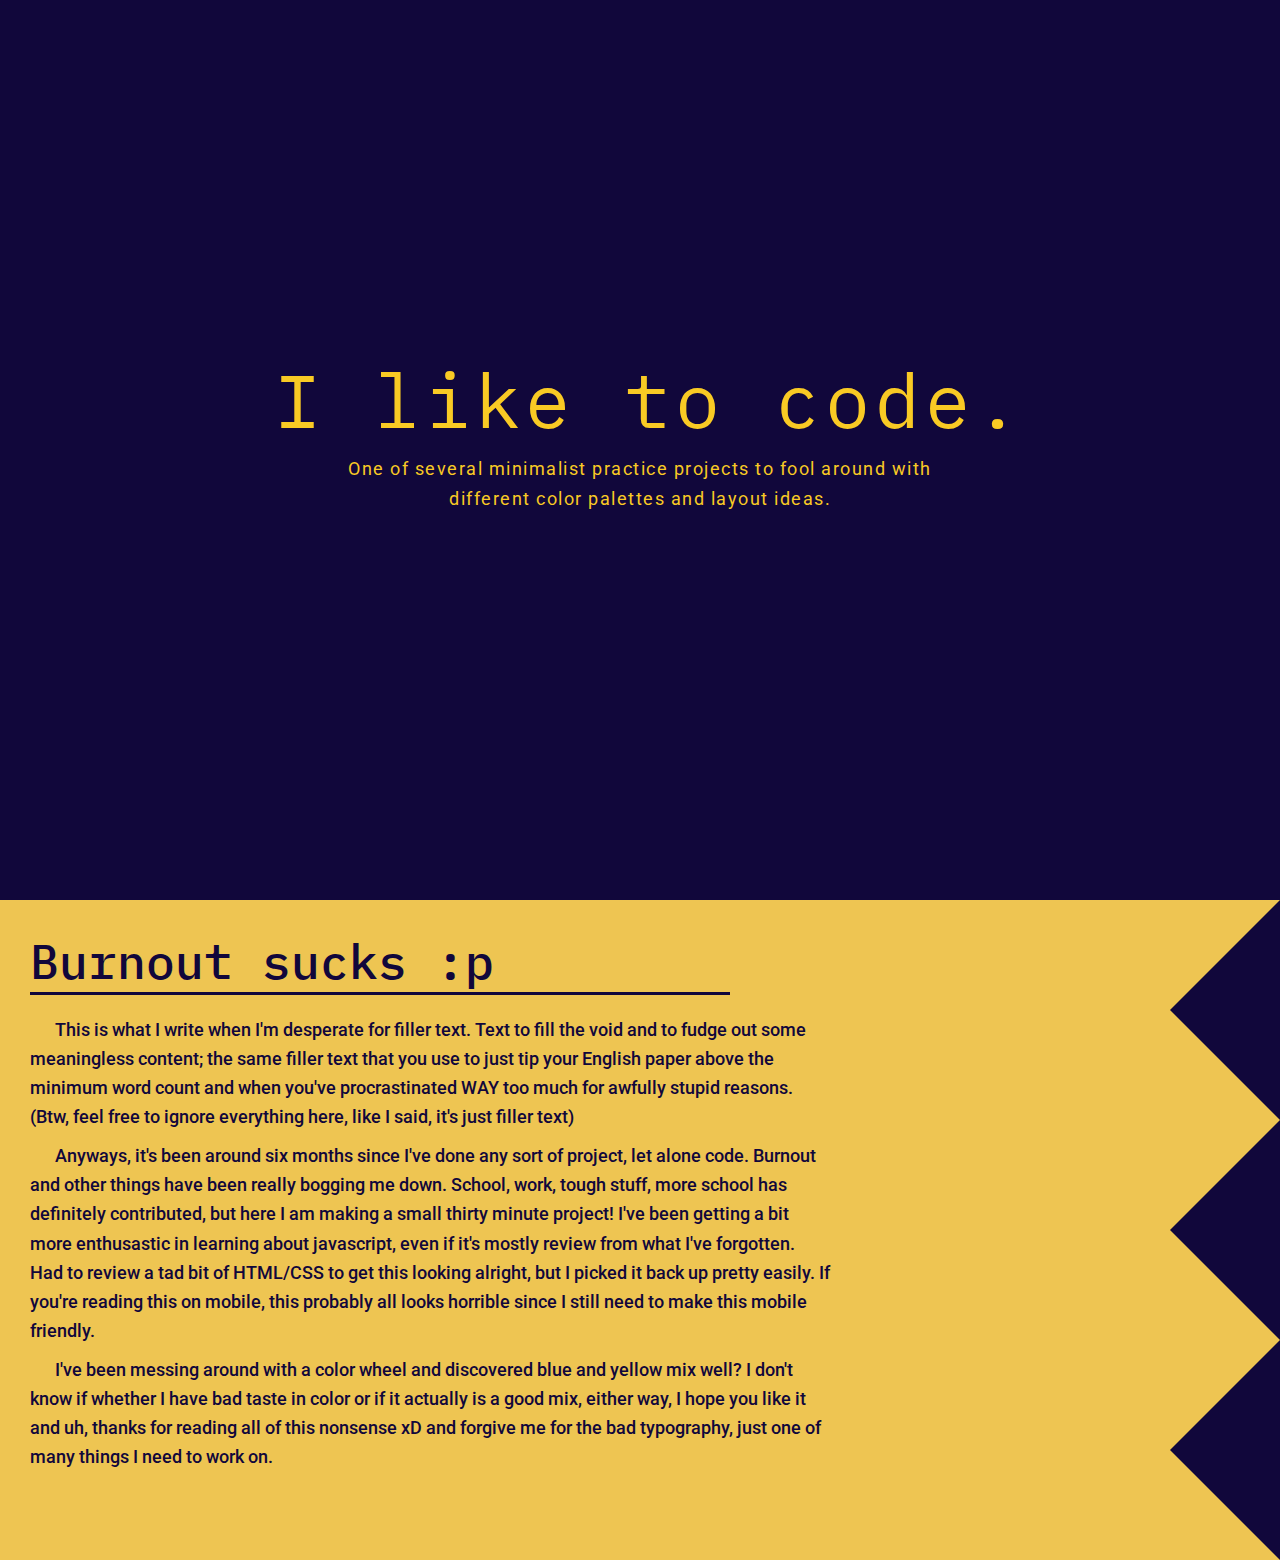
<file: index.html>
<!DOCTYPE html>
<html>
	<head>
		<title>Practice Layout</title>
		<!--Add CSS Links here-->
		<link href="https://fonts.googleapis.com/css?family=IBM+Plex+Mono:400,500|Roboto:400,500" rel="stylesheet">
		<link rel="stylesheet" type="text/css" href="CSS/main.css" />
	</head>
	<body>
		<header>
			<div>
				<h1>I like to code.</h1>
				<p>One of several minimalist practice projects to fool around with different color palettes and layout ideas.</p>
			</div>
		</header>


		<article>
		<div>
			<h2>Burnout sucks :p</h2>
			<p><span>This</span> is what I write when I'm desperate for filler text. Text to fill the void and to fudge out some meaningless content; the same filler text that you use to just tip your English paper above the minimum word count and when you've procrastinated WAY too much for awfully stupid reasons. (Btw, feel free to ignore everything here, like I said, it's just filler text)</p> <p><span>Anyways</span>, it's been around six months since I've done any sort of project, let alone code. Burnout and other things have been really bogging me down.
			School, work, tough stuff, more school has definitely contributed, but here I am making a small thirty minute project! I've been getting a bit more enthusastic in learning about javascript, even if it's mostly review from what I've forgotten. Had to review a tad bit of HTML/CSS to get this looking alright, but I picked it back up pretty easily. If you're reading this on mobile, this probably all looks horrible since I still need to make this mobile friendly.</p> <p><span>I've</span> been messing around with a color wheel and discovered blue and yellow mix well? I don't know if whether I have bad taste in color or if it actually is a good mix, either way, I hope you like it and uh, thanks for reading all of this nonsense xD and forgive me for the bad typography, just one of many things I need to work on.</p>
		</div>
		<div class="triangleContainer">
			<div class="triangle">
			</div>
			<div class="triangle">
			</div>
			<div class="triangle">
			</div>
		</div>
		</article>
	</body>
</html>
</file>
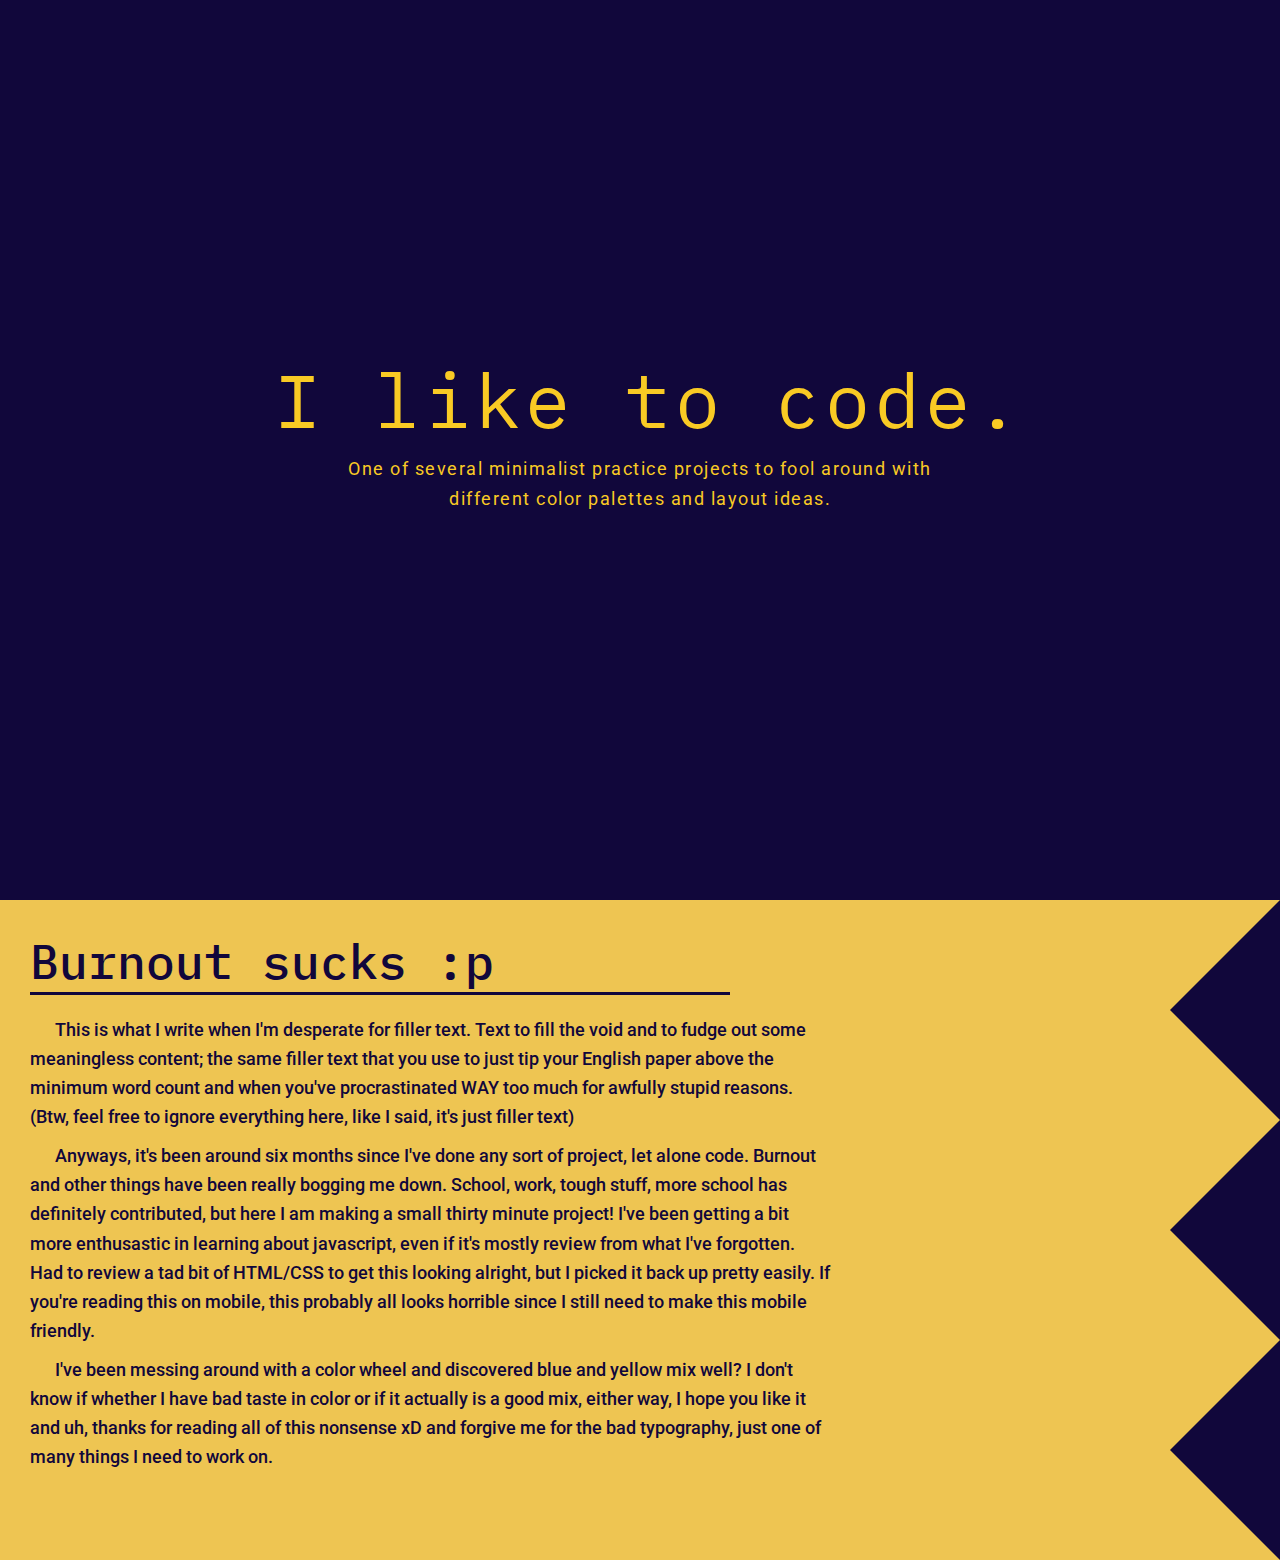
<file: main.html>
<!DOCTYPE html>
<html>
	<head>
		<title>Practice Layout</title>
		<!--Add CSS Links here-->
		<link href="https://fonts.googleapis.com/css?family=IBM+Plex+Mono:400,500|Roboto:400,500" rel="stylesheet">
		<link rel="stylesheet" type="text/css" href="CSS/main.css" />
	</head>
	<body>
		<header>
			<div>
				<h1>I like to code.</h1>
				<p>One of several minimalist practice projects to fool around with different color palettes and layout ideas.</p>
			</div>
		</header>


		<article>
		<div>
			<h2>Burnout sucks :p</h2>
			<p><span>This</span> is what I write when I'm desperate for filler text. Text to fill the void and to fudge out some meaningless content; the same filler text that you use to just tip your English paper above the minimum word count and when you've procrastinated WAY too much for awfully stupid reasons. (Btw, feel free to ignore everything here, like I said, it's just filler text)</p> <p><span>Anyways</span>, it's been around six months since I've done any sort of project, let alone code. Burnout and other things have been really bogging me down.
			School, work, tough stuff, more school has definitely contributed, but here I am making a small thirty minute project! I've been getting a bit more enthusastic in learning about javascript, even if it's mostly review from what I've forgotten. Had to review a tad bit of HTML/CSS to get this looking alright, but I picked it back up pretty easily. If you're reading this on mobile, this probably all looks horrible since I still need to make this mobile friendly.</p> <p><span>I've</span> been messing around with a color wheel and discovered blue and yellow mix well? I don't know if whether I have bad taste in color or if it actually is a good mix, either way, I hope you like it and uh, thanks for reading all of this nonsense xD and forgive me for the bad typography, just one of many things I need to work on.</p>
		</div>
		<div class="triangleContainer">
			<div class="triangle">
			</div>
			<div class="triangle">
			</div>
			<div class="triangle">
			</div>
		</div>
		</article>
	</body>
</html>
</file>
<file: CSS/main.css>
/*Move this to SASS for better composability and relearn flexbox + CSS grid*/
/*#130f40*/

body, html {
	height:100%;
	width:100%;
	margin:0px;
	padding: 0px;
}

header {/*placeholder font*/
	height:100%;
	width: 100%;
	display:flex;
	justify-content: center;
	align-items: center;
	background-color:#11073B;
	margin:0px;
	padding:0px;
}

header div {
	text-align:center;
	margin-bottom:30px;
}

header div p {
	font-family: Roboto;
	font-size:1.15em;
	letter-spacing:1.5px;
	line-height:30px;
	color:#f9ca24;
	margin:5px auto;
	max-width: 650px;
}

h1 {
	font-weight:400;
	font-family: IBM Plex Mono;
	font-size: 4.7em;
	letter-spacing:5px;
	color: #f9ca24;
	margin:0px;
	padding:0px 0px 0px 20px;
}

article {
	display:flex;
	background-color:#EEC552;
}

article h2 {
	font-family: IBM Plex Mono;
	font-size: 3em;
	font-weight:500;
	color:#11073B;
	padding: 30px 0px 0px 0px;
	margin-left: 30px;
	margin-bottom: 20px;
	border-bottom: 3px solid #11073B;
	max-width: 700px;
}

article p {
	font-family: Roboto;
	font-size: 1.15em;
	font-weight:500;
	color:#11073B;
	padding: 0px 0px 0px 30px;
	margin-bottom:10px;
	max-width: 800px;
	line-height: 1.58;
}

article span{
	margin-left:25px;
}

article * {
	margin:0px;
	padding: 0px;
}

.triangleContainer{
	display:flex;
	align-items: flex-end;
	flex-direction: column;
	flex-grow:1;
}

.triangle {
	width:0;
	height:0;
	border-top:110px solid transparent;
	border-bottom:110px solid transparent;
	border-right:110px solid #11073B;
	border-left:110px solid transparent;
}
</file>
